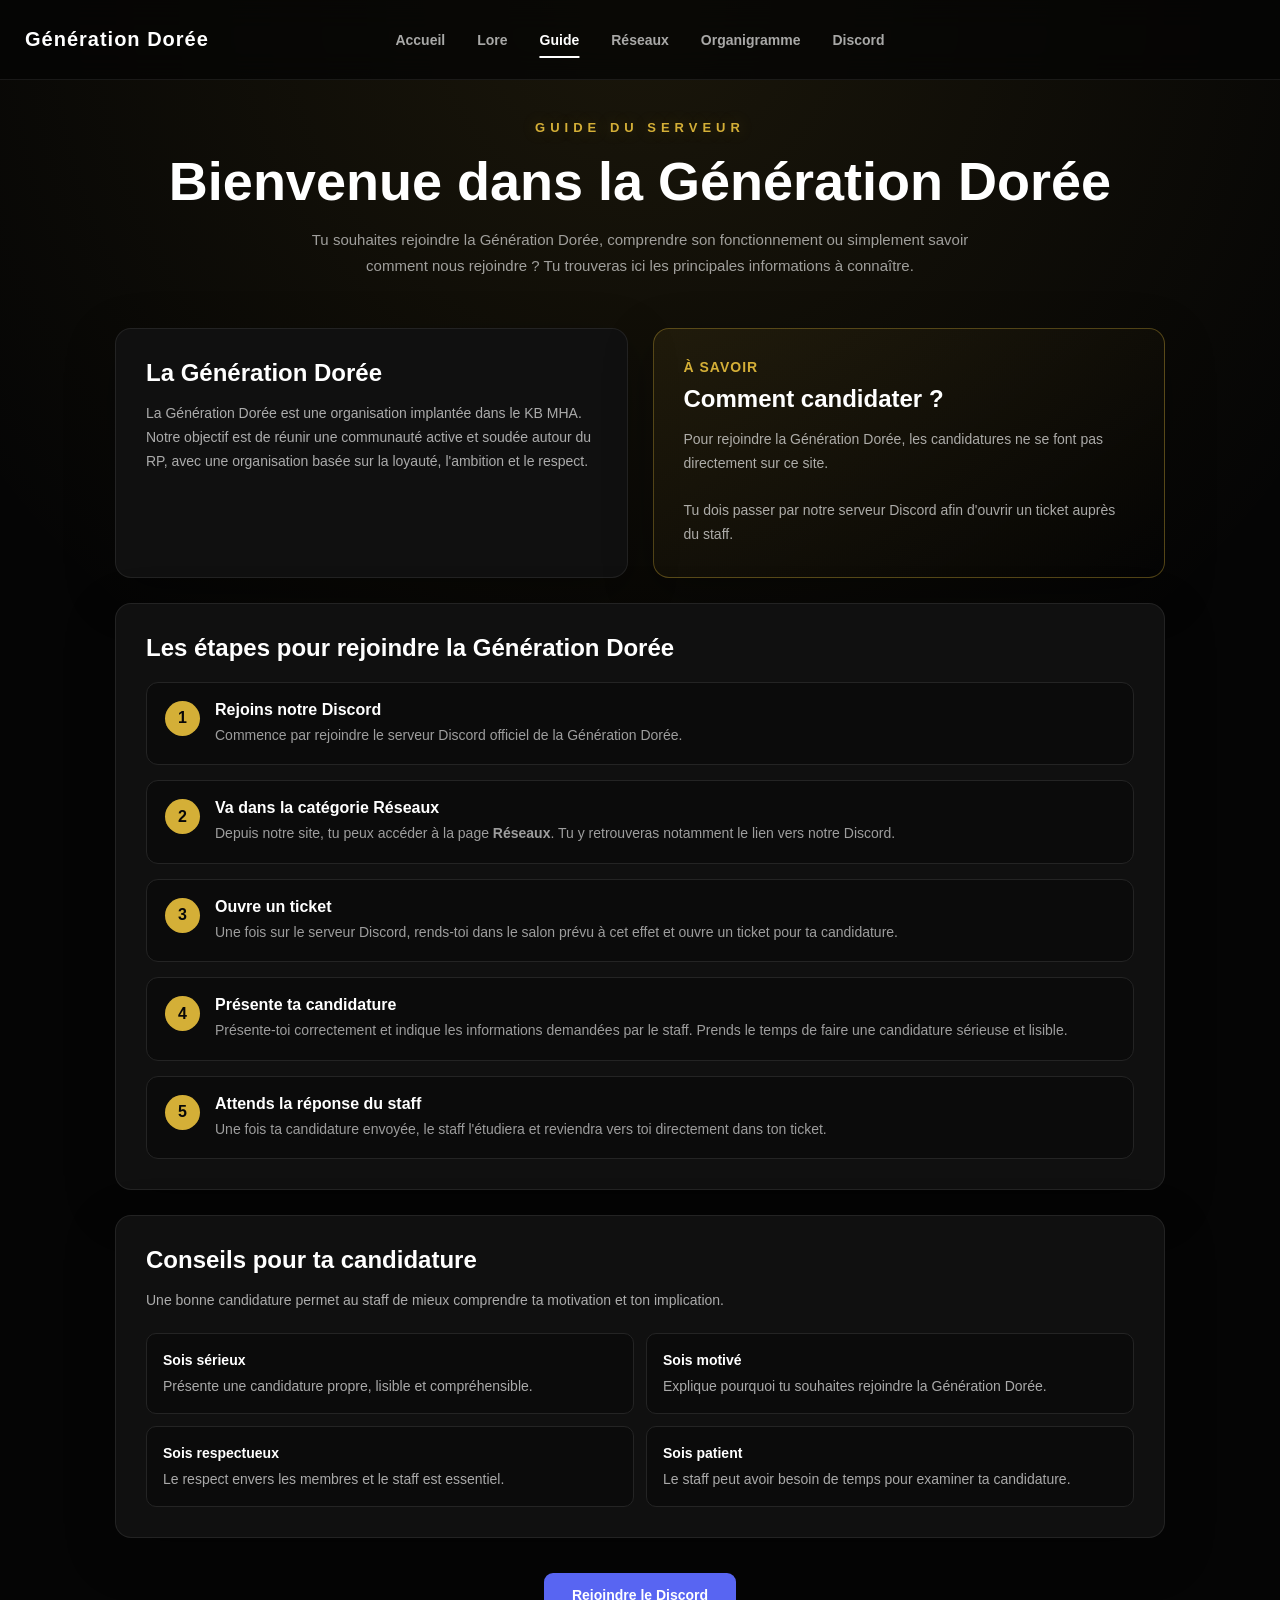
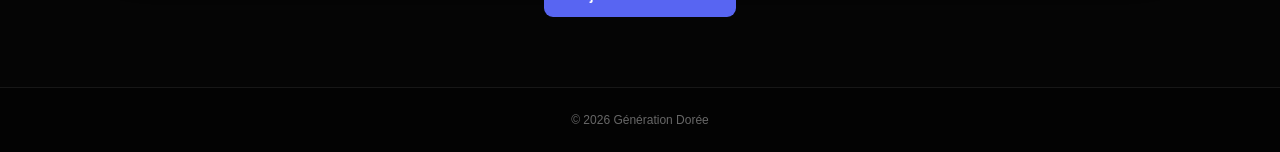
<file: Pages/guide.html>
<!DOCTYPE html>
<html lang="fr">

<head>

    <meta charset="UTF-8">

    <meta
        name="viewport"
        content="width=device-width, initial-scale=1.0"
    >

    <title>Guide du serveur • Génération Dorée</title>

    <link
        rel="stylesheet"
        href="../css/style.css"
    >

    <style>

        /* =====================================================
           PAGE GUIDE
        ===================================================== */

        .guide-page {

            min-height: 100vh;

            padding:
                120px
                30px
                70px;

            background:
                radial-gradient(
                    circle at top center,
                    rgba(212,175,55,0.10),
                    transparent 45%
                ),
                #050505;

        }


        .guide-container {

            width: 100%;

            max-width: 1050px;

            margin: 0 auto;

        }


        /* =====================================================
           HEADER
        ===================================================== */

        .guide-header {

            text-align: center;

            margin-bottom: 50px;

        }


        .guide-header .category {

            margin-bottom: 15px;

        }


        .guide-header h1 {

            margin:
                0
                0
                15px;

            font-size:
                clamp(
                    36px,
                    5vw,
                    54px
                );

            font-weight: 900;

            color: #ffffff;

        }


        .guide-header p {

            max-width: 700px;

            margin: 0 auto;

            color:
                rgba(255,255,255,0.60);

            line-height: 1.7;

            font-size: 15px;

        }


        /* =====================================================
           CARTES
        ===================================================== */

        .guide-grid {

            display: grid;

            grid-template-columns:
                repeat(
                    2,
                    minmax(0, 1fr)
                );

            gap: 25px;

            margin-bottom: 25px;

        }


        .guide-card {

            background:
                #101010;

            border:
                1px solid
                rgba(255,255,255,0.08);

            border-radius: 16px;

            padding: 30px;

            box-shadow:
                0 15px 50px
                rgba(0,0,0,0.30);

        }


        .guide-card.full {

            grid-column:
                1 / -1;

        }


        .guide-card h2 {

            margin:
                0
                0
                15px;

            color:
                #ffffff;

            font-size: 24px;

            font-weight: 900;

        }


        .guide-card p {

            margin:
                0;

            color:
                rgba(255,255,255,0.65);

            line-height: 1.7;

            font-size: 14px;

        }


        /* =====================================================
           ÉTAPES
        ===================================================== */

        .steps {

            display: flex;

            flex-direction: column;

            gap: 15px;

            margin-top: 20px;

        }


        .step {

            display: flex;

            align-items: flex-start;

            gap: 15px;

            padding: 18px;

            border-radius: 12px;

            background:
                #0b0b0b;

            border:
                1px solid
                #242424;

        }


        .step-number {

            width: 35px;

            height: 35px;

            flex-shrink: 0;

            display: flex;

            align-items: center;

            justify-content: center;

            border-radius: 50%;

            background:
                #d4af37;

            color:
                #080808;

            font-weight: 900;

        }


        .step-content h3 {

            margin:
                0
                0
                5px;

            color:
                #ffffff;

            font-size: 16px;

        }


        .step-content p {

            margin: 0;

            color:
                rgba(255,255,255,0.60);

            font-size: 14px;

            line-height: 1.6;

        }


        /* =====================================================
           IMPORTANT
        ===================================================== */

        .important {

            border:
                1px solid
                rgba(212,175,55,0.35);

            background:
                linear-gradient(
                    145deg,
                    rgba(212,175,55,0.08),
                    rgba(0,0,0,0.20)
                );

        }


        .important-title {

            color:
                #d4af37;

            font-weight: 900;

            margin-bottom: 10px;

            font-size: 14px;

            text-transform:
                uppercase;

            letter-spacing:
                1px;

        }


        /* =====================================================
           CONSEILS
        ===================================================== */

        .tips {

            display: grid;

            grid-template-columns:
                repeat(
                    2,
                    minmax(0, 1fr)
                );

            gap: 12px;

            margin-top: 20px;

        }


        .tip {

            padding: 16px;

            border-radius: 10px;

            background:
                #0b0b0b;

            border:
                1px solid
                #242424;

            color:
                rgba(255,255,255,0.65);

            font-size: 14px;

            line-height: 1.5;

        }


        .tip strong {

            display: block;

            color:
                #ffffff;

            margin-bottom: 5px;

        }


        /* =====================================================
           BOUTON DISCORD
        ===================================================== */

        .guide-action {

            text-align: center;

            margin-top: 35px;

        }


        .guide-discord-button {

            display: inline-flex;

            align-items: center;

            justify-content: center;

            padding:
                14px
                28px;

            border-radius: 9px;

            background:
                #5865F2;

            color:
                #ffffff;

            text-decoration: none;

            font-size: 14px;

            font-weight: 900;

            transition:
                0.25s ease;

        }


        .guide-discord-button:hover {

            transform:
                translateY(-3px);

            filter:
                brightness(1.1);

            box-shadow:
                0 10px 30px
                rgba(88,101,242,0.25);

        }


        /* =====================================================
           RESPONSIVE
        ===================================================== */

        @media (max-width: 750px) {

            .guide-page {

                padding:
                    110px
                    15px
                    50px;

            }


            .guide-grid {

                grid-template-columns:
                    1fr;

            }


            .guide-card.full {

                grid-column:
                    auto;

            }


            .tips {

                grid-template-columns:
                    1fr;

            }


            .guide-card {

                padding:
                    25px
                    20px;

            }

        }

    </style>

</head>


<body>


<!-- =========================================================
     NAVIGATION
========================================================= -->

<header class="navbar">

    <div class="navbar-container">


        <a
            href="../index.html"
            class="logo"
        >
            Génération Dorée
        </a>


        <nav class="navigation">


            <a
                href="../index.html"
            >
                Accueil
            </a>


            <a
                href="lore.html"
            >
                Lore
            </a>


            <a
                href="guide.html"
                class="active"
            >
                Guide
            </a>


            <a
                href="tickets.html"
            >
                Réseaux
            </a>


            <a
                href="organigramme.html"
            >
                Organigramme
            </a>


            <a
                href="discord.html"
            >
                Discord
            </a>


        </nav>

    </div>

</header>



<!-- =========================================================
     GUIDE
========================================================= -->

<main class="guide-page">

    <div class="guide-container">


        <!-- =================================================
             HEADER
        ================================================== -->

        <div class="guide-header">


            <div class="category">

                GUIDE DU SERVEUR

            </div>


            <h1>

                Bienvenue dans la Génération Dorée

            </h1>


            <p>

                Tu souhaites rejoindre la Génération Dorée,
                comprendre son fonctionnement ou simplement
                savoir comment nous rejoindre ?
                Tu trouveras ici les principales informations
                à connaître.

            </p>


        </div>



        <!-- =================================================
             INFORMATIONS
        ================================================== -->

        <div class="guide-grid">


            <!-- PRÉSENTATION -->

            <section class="guide-card">

                <h2>
                    La Génération Dorée
                </h2>


                <p>

                    La Génération Dorée est une organisation
                    implantée dans le KB MHA.
                    Notre objectif est de réunir une communauté
                    active et soudée autour du RP, avec une
                    organisation basée sur la loyauté,
                    l'ambition et le respect.

                </p>

            </section>



            <!-- CANDIDATURE -->

            <section class="guide-card important">

                <div class="important-title">
                    À savoir
                </div>


                <h2>
                    Comment candidater ?
                </h2>


                <p>

                    Pour rejoindre la Génération Dorée,
                    les candidatures ne se font pas directement
                    sur ce site.

                    <br><br>

                    Tu dois passer par notre serveur Discord
                    afin d'ouvrir un ticket auprès du staff.

                </p>

            </section>



            <!-- ÉTAPES -->

            <section class="guide-card full">

                <h2>
                    Les étapes pour rejoindre la Génération Dorée
                </h2>


                <div class="steps">


                    <div class="step">

                        <div class="step-number">
                            1
                        </div>


                        <div class="step-content">

                            <h3>
                                Rejoins notre Discord
                            </h3>


                            <p>

                                Commence par rejoindre le serveur
                                Discord officiel de la Génération Dorée.

                            </p>

                        </div>

                    </div>



                    <div class="step">

                        <div class="step-number">
                            2
                        </div>


                        <div class="step-content">

                            <h3>
                                Va dans la catégorie Réseaux
                            </h3>


                            <p>

                                Depuis notre site, tu peux accéder
                                à la page <strong>Réseaux</strong>.
                                Tu y retrouveras notamment le lien
                                vers notre Discord.

                            </p>

                        </div>

                    </div>



                    <div class="step">

                        <div class="step-number">
                            3
                        </div>


                        <div class="step-content">

                            <h3>
                                Ouvre un ticket
                            </h3>


                            <p>

                                Une fois sur le serveur Discord,
                                rends-toi dans le salon prévu à cet
                                effet et ouvre un ticket pour ta
                                candidature.

                            </p>

                        </div>

                    </div>



                    <div class="step">

                        <div class="step-number">
                            4
                        </div>


                        <div class="step-content">

                            <h3>
                                Présente ta candidature
                            </h3>


                            <p>

                                Présente-toi correctement et indique
                                les informations demandées par le
                                staff. Prends le temps de faire une
                                candidature sérieuse et lisible.

                            </p>

                        </div>

                    </div>



                    <div class="step">

                        <div class="step-number">
                            5
                        </div>


                        <div class="step-content">

                            <h3>
                                Attends la réponse du staff
                            </h3>


                            <p>

                                Une fois ta candidature envoyée,
                                le staff l'étudiera et reviendra vers
                                toi directement dans ton ticket.

                            </p>

                        </div>

                    </div>


                </div>

            </section>



            <!-- CONSEILS -->

            <section class="guide-card full">

                <h2>
                    Conseils pour ta candidature
                </h2>


                <p>

                    Une bonne candidature permet au staff de mieux
                    comprendre ta motivation et ton implication.

                </p>


                <div class="tips">


                    <div class="tip">

                        <strong>
                            Sois sérieux
                        </strong>

                        Présente une candidature propre,
                        lisible et compréhensible.

                    </div>


                    <div class="tip">

                        <strong>
                            Sois motivé
                        </strong>

                        Explique pourquoi tu souhaites
                        rejoindre la Génération Dorée.

                    </div>


                    <div class="tip">

                        <strong>
                            Sois respectueux
                        </strong>

                        Le respect envers les membres et le
                        staff est essentiel.

                    </div>


                    <div class="tip">

                        <strong>
                            Sois patient
                        </strong>

                        Le staff peut avoir besoin de temps
                        pour examiner ta candidature.

                    </div>


                </div>

            </section>


        </div>



        <!-- =================================================
             ACTION
        ================================================== -->

        <div class="guide-action">


            <a
                href="https://discord.gg/TjNMVMMwdg"
                target="_blank"
                rel="noopener noreferrer"
                class="guide-discord-button"
            >

                Rejoindre le Discord

            </a>


        </div>


    </div>

</main>



<!-- =========================================================
     FOOTER
========================================================= -->

<footer>

    <p>
        © 2026 Génération Dorée
    </p>

</footer>


</body>

</html>
</file>
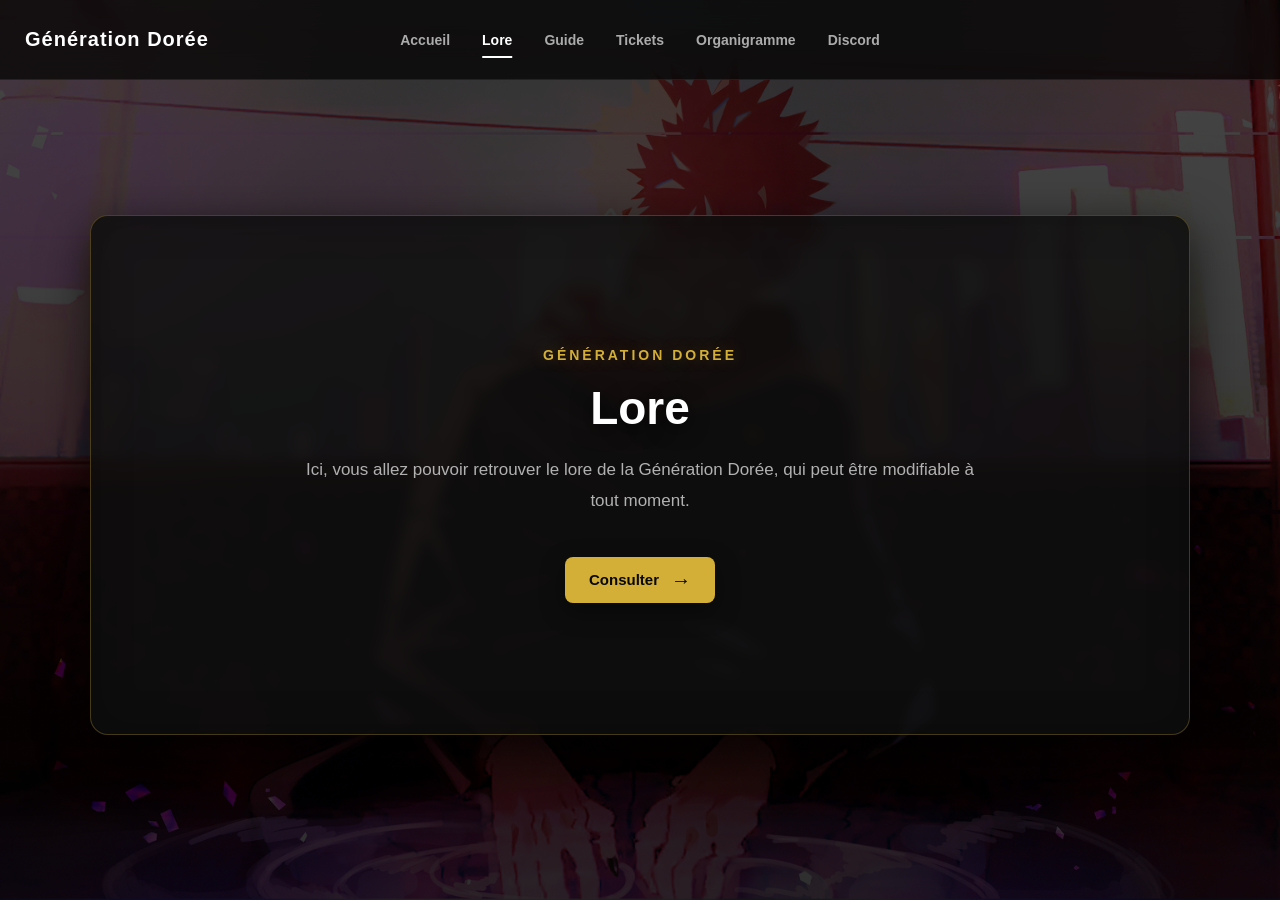
<file: Pages/lore.html>
<!DOCTYPE html>
<html lang="fr">

<head>

    <meta charset="UTF-8">

    <meta
        name="viewport"
        content="width=device-width, initial-scale=1.0"
    >

    <title>Lore - Génération Dorée</title>

    <link
        rel="stylesheet"
        href="../css/style.css"
    >

    <style>

        /* =====================================================
           FOND GLOBAL
        ===================================================== */

        html,
        body {

            margin: 0;
            padding: 0;

            min-height: 100%;

            background: transparent;

        }


        body {

            min-height: 100vh;

            position: relative;

            overflow-x: hidden;

            color: #ffffff;

        }


        /* =====================================================
           FOND JJK FIXE
           TOUJOURS VISIBLE MÊME EN DESCENDANT
        ===================================================== */

        body::before {

            content: "";

            position: fixed;

            top: 0;
            left: 0;

            width: 100vw;
            height: 100vh;

            background-image:

                linear-gradient(
                    rgba(0, 0, 0, 0.70),
                    rgba(0, 0, 0, 0.80)
                ),

                url("../jjk.png");

            background-size: cover;

            background-position: center center;

            background-repeat: no-repeat;

            z-index: -10;

            pointer-events: none;

        }


        /* =====================================================
           COUCHE NOIRE LÉGÈRE
        ===================================================== */

        body::after {

            content: "";

            position: fixed;

            top: 0;
            left: 0;

            width: 100vw;
            height: 100vh;

            background: rgba(0, 0, 0, 0.08);

            z-index: -9;

            pointer-events: none;

        }


        /* =====================================================
           PAGE LORE
        ===================================================== */

        .lore-page {

            min-height: 100vh;

            width: 100%;

            padding:
                130px
                30px
                80px;

            box-sizing: border-box;

            position: relative;

            display: flex;

            justify-content: center;

            align-items: center;

            background: transparent;

        }


        /* =====================================================
           CONTENEUR
        ===================================================== */

        .lore-container {

            width: 100%;

            max-width: 1100px;

            margin: 0 auto;

            position: relative;

            z-index: 2;

        }


        /* =====================================================
           PREMIER CADRE
        ===================================================== */

        .lore-card {

            width: 100%;

            min-height: 520px;

            padding: 60px;

            box-sizing: border-box;

            display: flex;

            flex-direction: column;

            justify-content: center;

            align-items: center;

            text-align: center;

            background:
                rgba(16, 16, 16, 0.82);

            border:
                1px solid
                rgba(212, 175, 55, 0.28);

            border-radius: 18px;

            box-shadow:

                0 15px 50px
                rgba(0, 0, 0, 0.70),

                inset 0 0 40px
                rgba(0, 0, 0, 0.25);

            backdrop-filter:
                blur(6px);

            -webkit-backdrop-filter:
                blur(6px);

            transition:
                0.3s ease;

        }


        .lore-card:hover {

            border-color:
                rgba(212, 175, 55, 0.45);

            box-shadow:

                0 20px 60px
                rgba(0, 0, 0, 0.80),

                inset 0 0 40px
                rgba(0, 0, 0, 0.25);

        }


        /* =====================================================
           PETIT TITRE
        ===================================================== */

        .lore-small-title {

            color: #d4af37;

            font-size: 14px;

            font-weight: bold;

            text-transform: uppercase;

            letter-spacing: 3px;

            margin-bottom: 18px;

            text-shadow:
                0 0 15px
                rgba(212, 175, 55, 0.25);

        }


        /* =====================================================
           TITRE
        ===================================================== */

        .lore-card h1 {

            margin:
                0 0 20px;

            color: #ffffff;

            font-size: 46px;

            font-weight: 900;

            text-shadow:
                0 4px 20px
                rgba(0, 0, 0, 0.80);

        }


        /* =====================================================
           INTRO
        ===================================================== */

        .lore-intro {

            max-width: 700px;

            margin:
                0 auto 40px;

            color:
                rgba(255, 255, 255, 0.68);

            font-size: 17px;

            line-height: 1.8;

        }


        /* =====================================================
           BOUTON CONSULTER
        ===================================================== */

        .lore-button {

            display: inline-flex;

            align-items: center;

            justify-content: center;

            gap: 12px;

            padding:
                13px 24px;

            background: #d4af37;

            color: #080808;

            border: none;

            border-radius: 8px;

            font-size: 15px;

            font-weight: bold;

            cursor: pointer;

            transition:
                0.2s ease;

            box-shadow:
                0 8px 25px
                rgba(0, 0, 0, 0.40);

        }


        .lore-button:hover {

            transform:
                translateY(-3px);

            filter:
                brightness(1.10);

            box-shadow:
                0 12px 30px
                rgba(0, 0, 0, 0.55);

        }


        .lore-arrow {

            font-size: 20px;

            line-height: 1;

        }


        /* =====================================================
           GRAND CADRE DU LORE
        ===================================================== */

        .lore-content {

            display: none;

            width: 100%;

            padding: 55px;

            box-sizing: border-box;

            background:
                rgba(16, 16, 16, 0.88);

            border:
                1px solid
                rgba(212, 175, 55, 0.28);

            border-radius: 18px;

            box-shadow:

                0 15px 50px
                rgba(0, 0, 0, 0.70),

                inset 0 0 40px
                rgba(0, 0, 0, 0.25);

            backdrop-filter:
                blur(7px);

            -webkit-backdrop-filter:
                blur(7px);

            animation:
                loreAppear
                0.3s ease;

        }


        .lore-content.active {

            display: block;

        }


        /* =====================================================
           ANIMATION
        ===================================================== */

        @keyframes loreAppear {

            from {

                opacity: 0;

                transform:
                    translateY(15px);

            }

            to {

                opacity: 1;

                transform:
                    translateY(0);

            }

        }


        /* =====================================================
           TITRE DU LORE
        ===================================================== */

        .lore-content-header {

            text-align: center;

            margin-bottom: 45px;

        }


        .lore-content-header h2 {

            margin: 0;

            color: #ffffff;

            font-size: 42px;

            font-weight: 900;

            text-shadow:
                0 4px 20px
                rgba(0, 0, 0, 0.80);

        }


        /* =====================================================
           CONTENU
        ===================================================== */

        .lore-content-body {

            max-width: 900px;

            margin: 0 auto;

        }


        .lore-content-body h3 {

            margin:
                0 0 30px;

            color: #d4af37;

            font-size: 30px;

            font-weight: 800;

            text-shadow:
                0 0 15px
                rgba(212, 175, 55, 0.20);

        }


        .lore-content-body p {

            margin:
                0 0 25px;

            color:
                rgba(255, 255, 255, 0.78);

            font-size: 17px;

            line-height: 1.9;

        }


        /* =====================================================
           BOUTON RETOUR
        ===================================================== */

        .lore-back-container {

            display: flex;

            justify-content: center;

            margin-top: 45px;

        }


        .lore-back {

            padding:
                12px 24px;

            background:
                rgba(26, 26, 26, 0.90);

            border:
                1px solid
                rgba(255, 255, 255, 0.15);

            border-radius: 8px;

            color: #ffffff;

            cursor: pointer;

            font-size: 14px;

            transition:
                0.2s ease;

            box-shadow:
                0 6px 20px
                rgba(0, 0, 0, 0.30);

        }


        .lore-back:hover {

            background:
                rgba(37, 37, 37, 0.95);

            border-color:
                rgba(212, 175, 55, 0.35);

            transform:
                translateY(-2px);

        }


        /* =====================================================
           RESPONSIVE
        ===================================================== */

        @media (max-width: 700px) {

            .lore-page {

                min-height: 100vh;

                padding:
                    120px
                    15px
                    50px;

                align-items:
                    flex-start;

            }


            .lore-card {

                min-height: 450px;

                padding:
                    35px 25px;

                border-radius: 14px;

            }


            .lore-card h1 {

                font-size: 36px;

            }


            .lore-intro {

                font-size: 15px;

            }


            .lore-content {

                padding:
                    35px 25px;

                border-radius: 14px;

            }


            .lore-content-header h2 {

                font-size: 34px;

            }


            .lore-content-body h3 {

                font-size: 25px;

            }


            .lore-content-body p {

                font-size: 15px;

                line-height: 1.8;

            }

        }

    </style>

</head>


<body>


    <!-- =====================================================
         NAVIGATION
    ===================================================== -->

    <header class="navbar">

        <div class="navbar-container">

            <a
                href="../index.html"
                class="logo"
            >
                Génération Dorée
            </a>


            <nav class="navigation">

                <a href="../index.html">
                    Accueil
                </a>


                <a
                    href="lore.html"
                    class="active"
                >
                    Lore
                </a>


                <a href="guide.html">
                    Guide
                </a>


                <a href="tickets.html">
                    Tickets
                </a>


                <a href="organigramme.html">
                    Organigramme
                </a>


                <a href="discord.html">
                    Discord
                </a>

            </nav>

        </div>

    </header>


    <!-- =====================================================
         PAGE LORE
    ===================================================== -->

    <main class="lore-page">

        <div class="lore-container">


            <!-- =================================================
                 PREMIER CADRE
            ================================================= -->

            <section
                class="lore-card"
                id="loreIntro"
            >

                <div class="lore-small-title">

                    Génération Dorée

                </div>


                <h1>

                    Lore

                </h1>


                <p class="lore-intro">

                    Ici, vous allez pouvoir retrouver le lore de la
                    Génération Dorée, qui peut être modifiable à tout moment.

                </p>


                <button
                    class="lore-button"
                    onclick="openLore()"
                >

                    Consulter

                    <span class="lore-arrow">
                        →
                    </span>

                </button>

            </section>


            <!-- =================================================
                 GRAND CADRE DU LORE
            ================================================= -->

            <section
                class="lore-content"
                id="loreContent"
            >

                <div class="lore-content-header">

                    <h2>
                        Lore
                    </h2>

                </div>


                <div class="lore-content-body">

                    <h3>
                        « Génération Dorée »
                    </h3>


                    <p>

                        La Génération Dorée est née d'une conviction simple :
                        les anciennes générations ont échoué. Héros, vilains
                        et organisations ont tous tenté d'imposer leur vision
                        du monde sans jamais réellement parvenir à le changer.

                    </p>


                    <p>

                        Ceux qui composent cette alliance refusent de suivre
                        leurs traces. Ils veulent dépasser tout ce qui existe
                        actuellement et placer leurs propres idéaux au centre
                        de la société.

                    </p>


                    <p>

                        Ils ne cherchent pas à devenir une simple organisation
                        de vilains. Ils veulent devenir la génération qui
                        changera définitivement l'équilibre des forces.

                    </p>


                    <p>

                        Leur objectif est clair : prendre leur place sur la
                        scène mondiale, surpasser leurs prédécesseurs et faire
                        de leurs idéaux la nouvelle norme.

                    </p>

                </div>


                <div class="lore-back-container">

                    <button
                        class="lore-back"
                        onclick="closeLore()"
                    >

                        ← Retour

                    </button>

                </div>

            </section>

        </div>

    </main>


    <!-- =====================================================
         JAVASCRIPT
    ===================================================== -->

    <script>

        function openLore() {

            document
                .getElementById("loreIntro")
                .style.display = "none";


            document
                .getElementById("loreContent")
                .classList.add("active");


            window.scrollTo({

                top: 0,

                behavior: "smooth"

            });

        }


        function closeLore() {

            document
                .getElementById("loreContent")
                .classList.remove("active");


            document
                .getElementById("loreIntro")
                .style.display = "flex";


            window.scrollTo({

                top: 0,

                behavior: "smooth"

            });

        }

    </script>


</body>

</html>
</file>
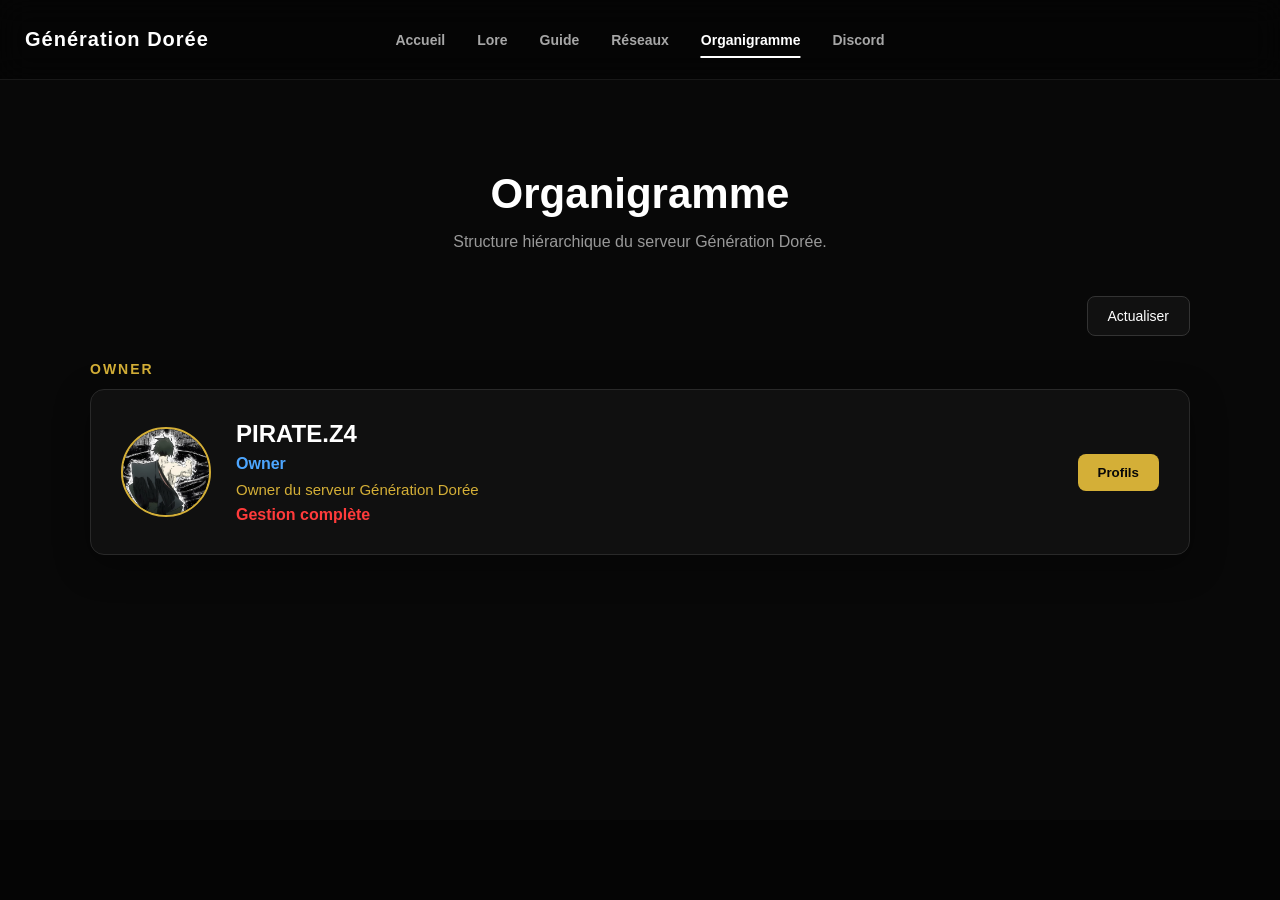
<file: Pages/organigramme.html>
<!DOCTYPE html>
<html lang="fr">

<head>

    <meta charset="UTF-8">

    <meta
        name="viewport"
        content="width=device-width, initial-scale=1.0"
    >

    <title>Organigramme - Génération Dorée</title>

    <link
        rel="stylesheet"
        href="../css/style.css"
    >

    <style>

        /* ================================
           ORGANIGRAMME
        ================================= */

        .organigramme-page {

            min-height:
                calc(100vh - 80px);

            padding:
                110px 30px 60px;

            background:
                #080808;

        }


        .organigramme-container {

            max-width:
                1100px;

            margin:
                0 auto;

        }


        .organigramme-header {

            text-align:
                center;

            margin-bottom:
                45px;

            padding-top:
                60px;

        }


        .organigramme-header h1 {

            margin:
                0 0 15px;

            font-size:
                42px;

            color:
                #ffffff;

        }


        .organigramme-header p {

            margin:
                0;

            color:
                #999;

            font-size:
                16px;

        }


        /* ================================
           BOUTON ACTUALISER
        ================================= */

        .refresh-container {

            display:
                flex;

            justify-content:
                flex-end;

            margin-bottom:
                25px;

        }


        .refresh-button {

            border:
                1px solid #333;

            background:
                #111;

            color:
                #fff;

            padding:
                11px 20px;

            border-radius:
                8px;

            cursor:
                pointer;

            font-size:
                14px;

            transition:
                0.2s ease;

        }


        .refresh-button:hover {

            background:
                #1c1c1c;

            border-color:
                #555;

        }


        /* ================================
           OWNER
        ================================= */

        .rank-title {

            color:
                #d4af37;

            font-size:
                14px;

            font-weight:
                bold;

            text-transform:
                uppercase;

            letter-spacing:
                2px;

            margin-bottom:
                12px;

        }


        .owner-card {

            position:
                relative;

            background:
                #101010;

            border:
                1px solid #292929;

            border-radius:
                14px;

            padding:
                30px;

            display:
                flex;

            align-items:
                center;

            gap:
                25px;

            box-shadow:
                0 10px 35px
                rgba(0, 0, 0, 0.35);

        }


        .owner-image {

            width:
                90px;

            height:
                90px;

            flex-shrink:
                0;

            border-radius:
                50%;

            overflow:
                hidden;

            border:
                2px solid #d4af37;

            background:
                #1a1a1a;

        }


        .owner-image img {

            width:
                100%;

            height:
                100%;

            object-fit:
                cover;

        }


        .owner-info {

            flex:
                1;

        }


        .owner-info h2 {

            margin:
                0 0 7px;

            color:
                #ffffff;

            font-size:
                24px;

        }


        .owner-role {

            margin-bottom:
                8px;

            color:
                #4da6ff;

            font-weight:
                bold;

        }


        .owner-description {

            margin:
                0;

            color:
                #d4af37;

            font-size:
                15px;

        }


        .owner-management {

            margin-top:
                8px;

            color:
                #ff3b3b;

            font-weight:
                bold;

        }


        /* ================================
           PROFILS
        ================================= */

        .profile-button {

            background:
                #d4af37;

            color:
                #080808;

            border:
                none;

            padding:
                11px 20px;

            border-radius:
                8px;

            cursor:
                pointer;

            font-weight:
                bold;

            transition:
                0.2s ease;

        }


        .profile-button:hover {

            transform:
                translateY(-1px);

            filter:
                brightness(1.1);

        }


        /* ================================
           FENÊTRE PROFIL
        ================================= */

        .profile-overlay {

            position:
                fixed;

            inset:
                0;

            background:
                rgba(0, 0, 0, 0.75);

            display:
                none;

            justify-content:
                center;

            align-items:
                center;

            padding:
                20px;

            z-index:
                9999;

        }


        .profile-overlay.active {

            display:
                flex;

        }


        .profile-modal {

            width:
                100%;

            max-width:
                450px;

            background:
                #111;

            border:
                1px solid #333;

            border-radius:
                16px;

            padding:
                30px;

            box-shadow:
                0 20px 70px
                rgba(0, 0, 0, 0.6);

            position:
                relative;

        }


        .profile-modal-title {

            color:
                #ffffff;

            font-size:
                23px;

            margin:
                0 0 25px;

        }


        .profile-modal h3 {

            margin:
                0 0 8px;

            color:
                #ffffff;

            font-size:
                25px;

        }


        .modal-role {

            color:
                #4da6ff;

            font-weight:
                bold;

            margin-bottom:
                12px;

        }


        .modal-description {

            color:
                #d4af37;

            margin-bottom:
                8px;

        }


        .modal-management {

            color:
                #ff3b3b;

            font-weight:
                bold;

            margin-bottom:
                25px;

        }


        .profile-line {

            border-top:
                1px solid #292929;

            padding:
                15px 0;

        }


        .profile-label {

            display:
                block;

            color:
                #888;

            font-size:
                13px;

            margin-bottom:
                5px;

        }


        .profile-value {

            color:
                #ffffff;

            font-size:
                15px;

        }


        .status {

            display:
                inline-flex;

            align-items:
                center;

            gap:
                7px;

        }


        .status-dot {

            width:
                7px;

            height:
                7px;

            background:
                #e53935;

            border-radius:
                50%;

            display:
                inline-block;

        }


        /* ================================
           FERMER
        ================================= */

        .close-button {

            width:
                100%;

            margin-top:
                20px;

            padding:
                12px;

            border-radius:
                8px;

            border:
                1px solid #333;

            background:
                #1a1a1a;

            color:
                #ffffff;

            cursor:
                pointer;

            transition:
                0.2s ease;

        }


        .close-button:hover {

            background:
                #252525;

        }


        /* ================================
           RESPONSIVE
        ================================= */

        @media (max-width: 700px) {

            .organigramme-page {

                padding:
                    90px 15px 40px;

            }


            .organigramme-header {

                padding-top:
                    40px;

            }


            .organigramme-header h1 {

                font-size:
                    32px;

            }


            .owner-card {

                flex-direction:
                    column;

                text-align:
                    center;

            }


            .profile-button {

                width:
                    100%;

            }

        }

    </style>

</head>


<body>


    <!-- ================================
         NAVIGATION
    ================================= -->

    <header class="navbar">

        <div class="navbar-container">


            <a
                href="../index.html"
                class="logo"
            >
                Génération Dorée
            </a>


            <nav class="navigation">


                <a href="../index.html">
                    Accueil
                </a>


                <a href="lore.html">
                    Lore
                </a>


                <a href="guide.html">
                    Guide
                </a>


                <!-- RÉSEAUX -->

                <a href="tickets.html">
                    Réseaux
                </a>


                <a
                    href="organigramme.html"
                    class="active"
                >
                    Organigramme
                </a>


                <a href="discord.html">
                    Discord
                </a>


            </nav>

        </div>

    </header>



    <!-- ================================
         ORGANIGRAMME
    ================================= -->

    <main class="organigramme-page">

        <div class="organigramme-container">


            <div class="organigramme-header">

                <h1>
                    Organigramme
                </h1>

                <p>
                    Structure hiérarchique du serveur Génération Dorée.
                </p>

            </div>



            <!-- ACTUALISER -->

            <div class="refresh-container">

                <button
                    class="refresh-button"
                    onclick="location.reload()"
                >
                    Actualiser
                </button>

            </div>



            <!-- OWNER -->

            <div class="rank-title">
                Owner
            </div>


            <div class="owner-card">


                <div class="owner-image">

                    <img
                        src="../assets/images/image-generation-doree.png"
                        alt="PIRATE.Z4"
                    >

                </div>



                <div class="owner-info">

                    <h2>
                        PIRATE.Z4
                    </h2>


                    <div class="owner-role">
                        Owner
                    </div>


                    <p class="owner-description">
                        Owner du serveur Génération Dorée
                    </p>


                    <div class="owner-management">
                        Gestion complète
                    </div>

                </div>



                <button
                    class="profile-button"
                    onclick="openProfile()"
                >
                    Profils
                </button>


            </div>


        </div>

    </main>



    <!-- ================================
         PROFIL DETAILLE
    ================================= -->

    <div
        class="profile-overlay"
        id="profileOverlay"
    >

        <div class="profile-modal">


            <h2 class="profile-modal-title">
                Profil détaillé®
            </h2>


            <h3>
                PIRATE.Z4
            </h3>


            <div class="modal-role">
                Owner
            </div>


            <div class="modal-description">
                Owner du serveur Génération Dorée
            </div>


            <div class="modal-management">
                Gestion complète
            </div>



            <div class="profile-line">

                <span class="profile-label">
                    Discord
                </span>


                <span class="profile-value">
                    989585726662398032
                </span>

            </div>



            <div class="profile-line">

                <span class="profile-label">
                    Statut
                </span>


                <span class="profile-value status">

                    <span class="status-dot"></span>

                    Ne pas déranger

                </span>

            </div>



            <button
                class="close-button"
                onclick="closeProfile()"
            >
                Fermer
            </button>


        </div>

    </div>



    <!-- ================================
         JAVASCRIPT
    ================================= -->

    <script>

        function openProfile() {

            document
                .getElementById("profileOverlay")
                .classList.add("active");

        }


        function closeProfile() {

            document
                .getElementById("profileOverlay")
                .classList.remove("active");

        }


        document
            .getElementById("profileOverlay")
            .addEventListener(
                "click",
                function(event) {

                    if (
                        event.target === this
                    ) {

                        closeProfile();

                    }

                }
            );

    </script>


</body>

</html>
</file>
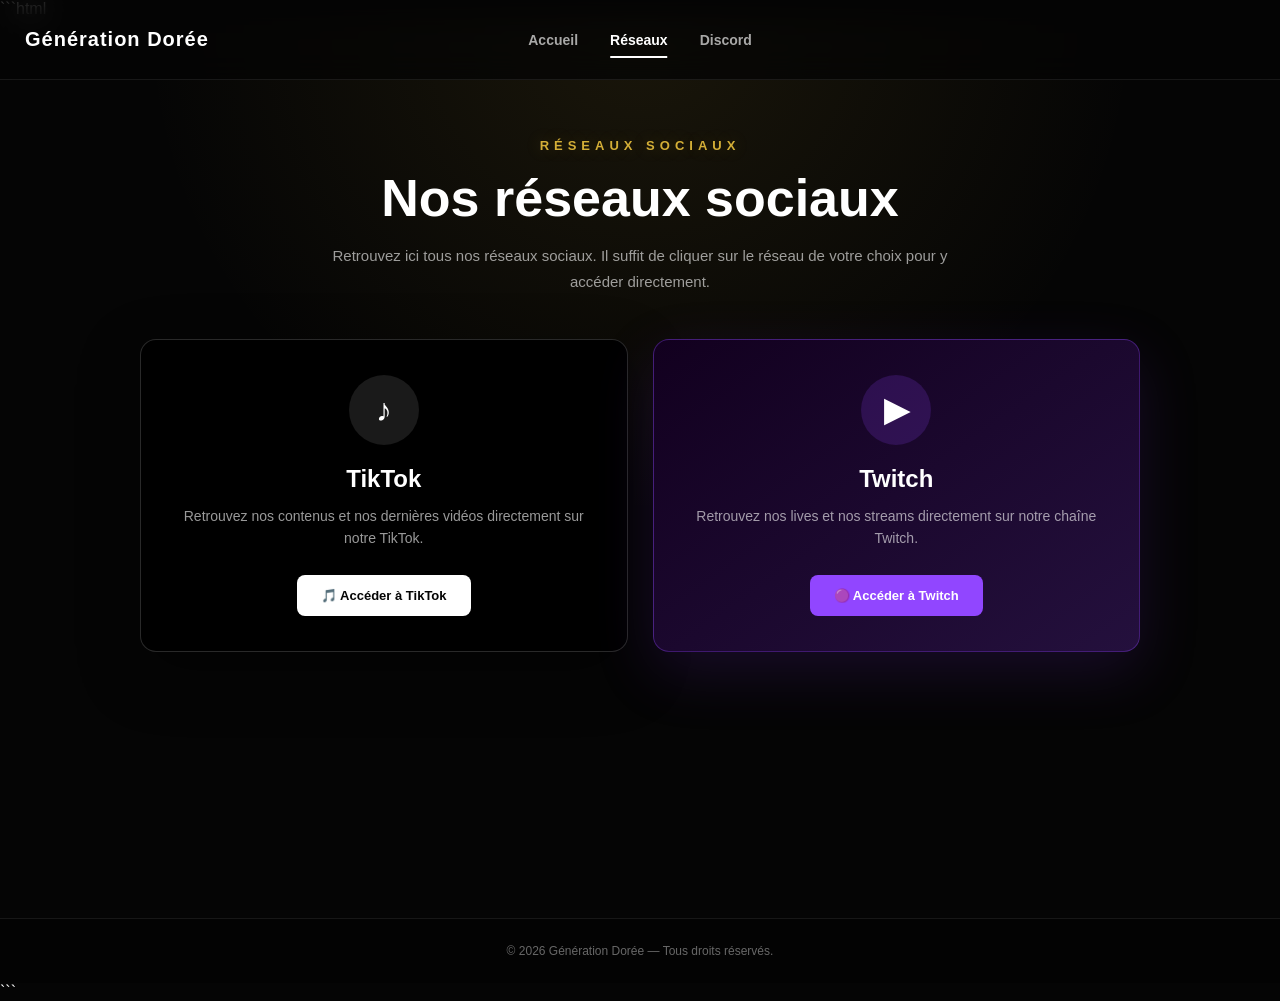
<file: Pages/tickets.html>
```html
<!DOCTYPE html>
<html lang="fr">

<head>

    <meta charset="UTF-8">

    <meta
        name="viewport"
        content="width=device-width, initial-scale=1.0"
    >

    <title>Réseaux sociaux • Génération Dorée</title>

    <link
        rel="stylesheet"
        href="../css/style.css"
    >

    <style>

        .social-page {

            min-height: 100vh;

            padding:
                120px
                30px
                70px;

            background:
                radial-gradient(
                    circle at top center,
                    rgba(212,175,55,0.10),
                    transparent 45%
                ),
                #050505;

        }


        .social-container {

            width: 100%;
            max-width: 1000px;
            margin: 0 auto;

        }


        .social-header {

            text-align: center;

            margin-bottom: 45px;

        }


        .social-header .category {

            margin-bottom: 15px;

        }


        .social-header h1 {

            font-size:
                clamp(
                    34px,
                    5vw,
                    52px
                );

            font-weight: 900;

            margin-bottom: 15px;

        }


        .social-header p {

            max-width: 650px;

            margin: auto;

            color:
                rgba(255,255,255,0.60);

            line-height: 1.7;

            font-size: 15px;

        }


        .social-grid {

            display: grid;

            grid-template-columns:
                repeat(
                    2,
                    minmax(0, 1fr)
                );

            gap: 25px;

        }


        .social-card {

            min-height: 260px;

            padding: 35px;

            border-radius: 16px;

            display: flex;

            flex-direction: column;

            align-items: center;

            justify-content: center;

            text-align: center;

            box-sizing: border-box;

            transition:
                transform 0.25s,
                border-color 0.25s,
                box-shadow 0.25s;

        }


        .social-card:hover {

            transform:
                translateY(-6px);

        }


        /* =========================
           TIKTOK
        ========================= */

        .tiktok-card {

            background:
                #000000;

            border:
                1px solid
                rgba(255,255,255,0.16);

            box-shadow:
                0 20px 60px
                rgba(0,0,0,0.40);

        }


        .tiktok-card:hover {

            border-color:
                rgba(255,255,255,0.40);

        }


        /* =========================
           TWITCH
        ========================= */

        .twitch-card {

            background:
                linear-gradient(
                    145deg,
                    #12001f,
                    #24103d
                );

            border:
                1px solid
                rgba(145,70,255,0.35);

            box-shadow:
                0 20px 60px
                rgba(100,40,180,0.20);

        }


        .twitch-card:hover {

            border-color:
                rgba(145,70,255,0.70);

        }


        .social-icon {

            width: 70px;

            height: 70px;

            display: flex;

            align-items: center;

            justify-content: center;

            border-radius: 50%;

            margin-bottom: 20px;

            font-size: 32px;

            font-weight: 900;

        }


        .tiktok-icon {

            background:
                rgba(255,255,255,0.10);

        }


        .twitch-icon {

            background:
                rgba(145,70,255,0.18);

        }


        .social-card h2 {

            margin:
                0
                0
                12px;

            font-size: 24px;

            font-weight: 900;

        }


        .social-card p {

            margin:
                0
                0
                25px;

            max-width: 400px;

            color:
                rgba(255,255,255,0.60);

            line-height: 1.6;

            font-size: 14px;

        }


        .social-button {

            display: inline-flex;

            align-items: center;

            justify-content: center;

            padding:
                13px
                24px;

            border-radius: 8px;

            text-decoration: none;

            font-size: 13px;

            font-weight: 800;

            transition:
                0.25s;

        }


        .tiktok-button {

            background:
                white;

            color:
                #050505;

        }


        .tiktok-button:hover {

            background:
                #d4af37;

            transform:
                translateY(-2px);

        }


        .twitch-button {

            background:
                #9146ff;

            color:
                white;

        }


        .twitch-button:hover {

            background:
                #a970ff;

            transform:
                translateY(-2px);

        }


        @media (max-width: 700px) {

            .social-page {

                padding:
                    120px
                    15px
                    50px;

            }


            .social-grid {

                grid-template-columns:
                    1fr;

            }


            .social-card {

                min-height:
                    240px;

                padding:
                    28px
                    20px;

            }

        }

    </style>

</head>


<body>


<!-- =========================================================
     NAVBAR
========================================================= -->

<header class="navbar">

    <div class="navbar-container">

        <a
            href="../index.html"
            class="logo"
        >
            Génération Dorée
        </a>


        <nav class="navigation">

            <a href="../index.html">
                Accueil
            </a>


            <a
                href="tickets.html"
                class="active"
            >
                Réseaux
            </a>


            <a href="discord.html">
                Discord
            </a>

        </nav>

    </div>

</header>


<!-- =========================================================
     PAGE RÉSEAUX SOCIAUX
========================================================= -->

<main class="social-page">

    <div class="social-container">


        <div class="social-header">

            <div class="category">
                RÉSEAUX SOCIAUX
            </div>


            <h1>
                Nos réseaux sociaux
            </h1>


            <p>
                Retrouvez ici tous nos réseaux sociaux.
                Il suffit de cliquer sur le réseau de votre
                choix pour y accéder directement.
            </p>

        </div>


        <div class="social-grid">


            <!-- =================================================
                 TIKTOK
            ================================================== -->

            <div class="social-card tiktok-card">

                <div class="social-icon tiktok-icon">
                    ♪
                </div>


                <h2>
                    TikTok
                </h2>


                <p>
                    Retrouvez nos contenus et nos dernières
                    vidéos directement sur notre TikTok.
                </p>


                <a
                    href="https://www.tiktok.com/@pirate.p4"
                    target="_blank"
                    rel="noopener noreferrer"
                    class="social-button tiktok-button"
                >
                    🎵 Accéder à TikTok
                </a>

            </div>


            <!-- =================================================
                 TWITCH
            ================================================== -->

            <div class="social-card twitch-card">

                <div class="social-icon twitch-icon">
                    ▶
                </div>


                <h2>
                    Twitch
                </h2>


                <p>
                    Retrouvez nos lives et nos streams
                    directement sur notre chaîne Twitch.
                </p>


                <a
                    href="https://www.twitch.tv/pirate_z4"
                    target="_blank"
                    rel="noopener noreferrer"
                    class="social-button twitch-button"
                >
                    🟣 Accéder à Twitch
                </a>

            </div>


        </div>

    </div>

</main>


<!-- =========================================================
     FOOTER
========================================================= -->

<footer>

    © 2026 Génération Dorée — Tous droits réservés.

</footer>


</body>

</html>
```
</file>
<file: css/style.css>
/* ==========================================
   RESET
========================================== */

* {
    margin: 0;
    padding: 0;
    box-sizing: border-box;
}

html {
    scroll-behavior: smooth;
}

body {
    min-height: 100vh;

    font-family:
        Arial,
        Helvetica,
        sans-serif;

    background: #050505;

    color: #ffffff;

    overflow-x: hidden;
}

button,
input,
textarea,
select {
    font-family: inherit;
}


/* ==========================================
   NAVBAR
========================================== */

.navbar {
    position: fixed;

    top: 0;
    left: 0;

    width: 100%;

    height: 80px;

    z-index: 1000;

    background:
        rgba(5, 5, 5, 0.75);

    backdrop-filter:
        blur(15px);

    border-bottom:
        1px solid rgba(255, 255, 255, 0.08);
}

.navbar-container {
    position: relative;

    width: 100%;

    height: 100%;

    margin: auto;

    padding: 0 25px;

    display: flex;

    align-items: center;
}


/* ==========================================
   NOM DU SITE
========================================== */

.logo {
    color: #ffffff;

    text-decoration: none;

    font-size: 20px;

    font-weight: 800;

    letter-spacing: 1px;

    transition: 0.3s;

    margin-right: auto;
}

.logo:hover {
    opacity: 0.7;
}


/* ==========================================
   NAVIGATION CENTRÉE
========================================== */

.navigation {
    position: absolute;

    left: 50%;

    transform: translateX(-50%);

    display: flex;

    align-items: center;

    gap: 32px;
}

.navigation a {
    position: relative;

    color:
        rgba(255, 255, 255, 0.65);

    text-decoration: none;

    font-size: 14px;

    font-weight: 600;

    transition: 0.3s;
}

.navigation a:hover {
    color: white;
}

.navigation a.active {
    color: white;
}

.navigation a.active::after {
    content: "";

    position: absolute;

    left: 0;

    bottom: -10px;

    width: 100%;

    height: 2px;

    background: white;
}


/* ==========================================
   HERO
========================================== */

.hero {
    position: relative;

    min-height: 100vh;

    width: 100%;

    display: flex;

    align-items: center;

    justify-content: center;

    text-align: center;

    padding:
        120px 30px 80px;

    overflow: hidden;
}


/* ==========================================
   IMAGE DE FOND
========================================== */

.hero-background {
    position: absolute;

    inset: 0;

    background-image:
        url("../assets/images/fond-jjk.jpg");

    background-size: cover;

    background-position: center;

    background-repeat: no-repeat;

    transform: scale(1.03);

    z-index: 0;
}


/* ==========================================
   OVERLAY
========================================== */

.hero-overlay {
    position: absolute;

    inset: 0;

    z-index: 1;

    background:
        linear-gradient(
            90deg,
            rgba(0, 0, 0, 0.92),
            rgba(0, 0, 0, 0.55),
            rgba(0, 0, 0, 0.90)
        );
}


/* ==========================================
   CONTENU HERO
========================================== */

.hero-content {
    position: relative;

    z-index: 2;

    width: 100%;

    max-width: 900px;

    animation:
        fadeIn 1s ease;
}


/* ==========================================
   PETIT TITRE DORÉ
========================================== */

.category {
    margin-bottom: 20px;

    font-size: 13px;

    font-weight: 800;

    letter-spacing: 5px;

    color: #d4af37;

    text-shadow:
        0 0 15px rgba(212, 175, 55, 0.25);
}


/* ==========================================
   TITRE PRINCIPAL
========================================== */

.hero h1 {
    font-size:
        clamp(38px, 5vw, 62px);

    line-height: 1;

    font-weight: 900;

    letter-spacing: -1px;

    text-transform: uppercase;

    margin-bottom: 25px;

    color: #ffffff;
}


/* ==========================================
   SOUS TITRE
========================================== */

.location {
    font-size: 21px;

    font-weight: 600;

    color:
        rgba(255, 255, 255, 0.82);

    margin-bottom: 25px;
}


/* ==========================================
   DESCRIPTION
========================================== */

.description {
    max-width: 650px;

    margin:
        0 auto 40px;

    font-size: 16px;

    line-height: 1.8;

    color:
        rgba(255, 255, 255, 0.65);
}


/* ==========================================
   STATISTIQUES
========================================== */

.statistics {
    display: flex;

    justify-content: center;

    align-items: center;

    gap: 80px;

    margin-bottom: 42px;
}

.stat {
    display: flex;

    flex-direction: column;

    align-items: center;

    gap: 8px;
}

.stat strong {
    font-size: 28px;

    font-weight: 900;

    color: white;
}

.stat span {
    font-size: 11px;

    text-transform: uppercase;

    letter-spacing: 1.5px;

    color:
        rgba(255, 255, 255, 0.50);
}


/* ==========================================
   BOUTONS
========================================== */

.hero-buttons {
    display: flex;

    justify-content: center;

    gap: 15px;
}

.button {
    min-width: 185px;

    padding:
        15px 28px;

    display: inline-flex;

    align-items: center;

    justify-content: center;

    border-radius: 6px;

    text-decoration: none;

    font-size: 14px;

    font-weight: 800;

    transition: 0.3s;
}


/* ==========================================
   BOUTON PRINCIPAL
========================================== */

.button.primary {
    background: white;

    color: black;

    border:
        1px solid white;
}

.button.primary:hover {
    background: transparent;

    color: white;

    transform:
        translateY(-3px);
}


/* ==========================================
   BOUTON SECONDAIRE
========================================== */

.button.secondary {
    color: white;

    background:
        rgba(255, 255, 255, 0.05);

    border:
        1px solid rgba(255, 255, 255, 0.25);

    backdrop-filter:
        blur(10px);
}

.button.secondary:hover {
    background:
        rgba(255, 255, 255, 0.12);

    transform:
        translateY(-3px);
}


/* ==========================================
   FOOTER
========================================== */

footer {
    padding:
        25px;

    text-align: center;

    background: #030303;

    border-top:
        1px solid rgba(255, 255, 255, 0.08);

    color:
        rgba(255, 255, 255, 0.4);

    font-size: 12px;
}


/* ==========================================
   ANIMATION
========================================== */

@keyframes fadeIn {
    from {
        opacity: 0;

        transform:
            translateY(25px);
    }

    to {
        opacity: 1;

        transform:
            translateY(0);
    }
}


/* ==========================================
   PAGE DISCORD
========================================== */

.discord-page {
    min-height: 100vh;

    padding:
        130px 50px 80px;

    background:
        radial-gradient(
            circle at top center,
            rgba(212, 175, 55, 0.10),
            transparent 45%
        ),
        #050505;

    display: flex;

    align-items: center;

    justify-content: center;
}

.discord-container {
    width: 100%;

    max-width: 1450px;

    margin: 0 auto;

    display: grid;

    grid-template-columns:
        repeat(2, 1fr);

    gap: 35px;

    align-items: stretch;
}


/* ==========================================
   GRAND ENCADREMENT DISCORD
========================================== */

.discord-card {
    min-height: 650px;

    overflow: hidden;

    display: flex;

    flex-direction: column;

    background:
        rgba(12, 12, 12, 0.88);

    border:
        1px solid rgba(255, 255, 255, 0.12);

    border-radius: 16px;

    backdrop-filter: blur(15px);

    box-shadow:
        0 20px 60px rgba(0, 0, 0, 0.45);

    transition: 0.35s ease;
}

.discord-card:hover {
    transform:
        translateY(-6px);

    border-color:
        rgba(212, 175, 55, 0.45);

    box-shadow:
        0 25px 70px rgba(0, 0, 0, 0.60);
}


/* ==========================================
   IMAGE DISCORD
========================================== */

.discord-image {
    width: 100%;

    height: 360px;

    flex-shrink: 0;

    display: flex;

    align-items: center;

    justify-content: center;

    overflow: hidden;

    background:
        linear-gradient(
            135deg,
            rgba(212, 175, 55, 0.12),
            rgba(255, 255, 255, 0.025)
        );

    border-bottom:
        1px solid rgba(255, 255, 255, 0.10);

    color:
        rgba(255, 255, 255, 0.25);

    font-size: 12px;

    letter-spacing: 2px;

    text-transform: uppercase;
}

.discord-image img {
    width: 100%;

    height: 100%;

    object-fit: cover;

    display: block;
}


/* ==========================================
   CONTENU DISCORD
========================================== */

.discord-card-content {
    flex: 1;

    display: flex;

    flex-direction: column;

    align-items: center;

    justify-content: center;

    padding:
        45px 50px 50px;

    text-align: center;
}

.discord-card-content h1 {
    margin-bottom: 22px;

    font-size: 30px;

    font-weight: 900;

    color: #d4af37;

    letter-spacing: -0.5px;

    text-shadow:
        0 0 20px
        rgba(212, 175, 55, 0.18);
}

.discord-card-content p {
    max-width: 520px;

    margin:
        0 auto 32px;

    color:
        rgba(255, 255, 255, 0.78);

    font-size: 15px;

    line-height: 1.8;
}


/* ==========================================
   BOUTON DISCORD
========================================== */

.discord-button {
    display: inline-flex;

    align-items: center;

    justify-content: center;

    min-width: 230px;

    padding:
        16px 30px;

    border-radius: 7px;

    text-decoration: none;

    background: #ffffff;

    color: #050505;

    font-size: 14px;

    font-weight: 800;

    transition: 0.3s ease;
}

.discord-button:hover {
    transform:
        translateY(-4px);

    background: #d4af37;

    color: #050505;

    box-shadow:
        0 10px 30px
        rgba(212, 175, 55, 0.25);
}


/* ==========================================================
   PAGE TICKETS
========================================================== */

.tickets-page {
    min-height: 100vh;

    padding:
        130px 30px 80px;

    background:
        radial-gradient(
            circle at top center,
            rgba(212, 175, 55, 0.10),
            transparent 45%
        ),
        #050505;
}


/* ==========================================
   CONTAINER TICKETS
========================================== */

.tickets-container {
    width: 100%;

    max-width: 1250px;

    margin: 0 auto;
}


/* ==========================================
   EN-TÊTE TICKETS
========================================== */

.tickets-header {
    text-align: center;

    margin-bottom: 45px;
}

.tickets-header .category {
    margin-bottom: 15px;
}

.tickets-header h1 {
    font-size:
        clamp(32px, 5vw, 52px);

    font-weight: 900;

    margin-bottom: 15px;
}

.tickets-header p {
    max-width: 700px;

    margin: 0 auto;

    color:
        rgba(255, 255, 255, 0.60);

    line-height: 1.7;
}


/* ==========================================
   GRILLE TICKETS
========================================== */

.tickets-grid {
    display: grid;

    grid-template-columns:
        minmax(0, 1fr)
        minmax(0, 1.4fr);

    gap: 25px;

    align-items: start;
}


/* ==========================================
   CARTE TICKET
========================================== */

.ticket-card {
    background:
        rgba(12, 12, 12, 0.90);

    border:
        1px solid rgba(255, 255, 255, 0.10);

    border-radius: 14px;

    padding: 30px;

    backdrop-filter:
        blur(15px);

    box-shadow:
        0 20px 60px
        rgba(0, 0, 0, 0.35);
}

.ticket-card h2 {
    font-size: 22px;

    margin-bottom: 10px;

    font-weight: 900;
}

.ticket-card > p {
    color:
        rgba(255, 255, 255, 0.55);

    font-size: 14px;

    line-height: 1.6;

    margin-bottom: 25px;
}


/* ==========================================
   FORMULAIRE TICKET
========================================== */

.ticket-form {
    display: flex;

    flex-direction: column;

    gap: 18px;
}

.form-group {
    display: flex;

    flex-direction: column;

    gap: 8px;
}

.form-group label {
    font-size: 13px;

    font-weight: 700;

    color:
        rgba(255, 255, 255, 0.75);
}

.form-group input,
.form-group textarea,
.form-group select {
    width: 100%;

    padding:
        14px 15px;

    border-radius: 7px;

    border:
        1px solid rgba(255, 255, 255, 0.12);

    outline: none;

    background:
        rgba(255, 255, 255, 0.04);

    color: white;

    transition: 0.25s;
}

.form-group input::placeholder,
.form-group textarea::placeholder {
    color:
        rgba(255, 255, 255, 0.30);
}

.form-group input:focus,
.form-group textarea:focus,
.form-group select:focus {
    border-color:
        rgba(212, 175, 55, 0.65);

    background:
        rgba(255, 255, 255, 0.06);

    box-shadow:
        0 0 0 3px
        rgba(212, 175, 55, 0.08);
}

.form-group textarea {
    min-height: 150px;

    resize: vertical;
}


/* ==========================================
   BOUTON CRÉER TICKET
========================================== */

.ticket-submit {
    width: 100%;

    padding:
        15px 20px;

    border: none;

    border-radius: 7px;

    background: white;

    color: #050505;

    cursor: pointer;

    font-size: 14px;

    font-weight: 900;

    transition: 0.3s;
}

.ticket-submit:hover {
    background: #d4af37;

    transform:
        translateY(-2px);

    box-shadow:
        0 10px 30px
        rgba(212, 175, 55, 0.20);
}

.ticket-submit:disabled {
    opacity: 0.5;

    cursor: not-allowed;

    transform: none;
}


/* ==========================================
   LISTE DES TICKETS
========================================== */

.tickets-list {
    display: flex;

    flex-direction: column;

    gap: 12px;

    max-height: 650px;

    overflow-y: auto;

    padding-right: 5px;
}

.tickets-list::-webkit-scrollbar {
    width: 5px;
}

.tickets-list::-webkit-scrollbar-track {
    background: transparent;
}

.tickets-list::-webkit-scrollbar-thumb {
    background:
        rgba(255, 255, 255, 0.15);

    border-radius: 10px;
}


/* ==========================================
   TICKET DANS LA LISTE
========================================== */

.ticket-item {
    display: flex;

    align-items: center;

    justify-content: space-between;

    gap: 20px;

    padding:
        18px 20px;

    background:
        rgba(255, 255, 255, 0.035);

    border:
        1px solid rgba(255, 255, 255, 0.08);

    border-radius: 10px;

    cursor: pointer;

    transition: 0.25s;
}

.ticket-item:hover {
    background:
        rgba(255, 255, 255, 0.07);

    border-color:
        rgba(212, 175, 55, 0.35);

    transform:
        translateX(3px);
}

.ticket-item-info {
    min-width: 0;
}

.ticket-item-info h3 {
    font-size: 15px;

    margin-bottom: 5px;

    white-space: nowrap;

    overflow: hidden;

    text-overflow: ellipsis;
}

.ticket-item-info p {
    color:
        rgba(255, 255, 255, 0.45);

    font-size: 12px;
}


/* ==========================================
   STATUT TICKET
========================================== */

.ticket-status {
    flex-shrink: 0;

    padding:
        6px 10px;

    border-radius: 20px;

    font-size: 10px;

    font-weight: 800;

    text-transform: uppercase;

    letter-spacing: 0.8px;
}

.ticket-status.open {
    background:
        rgba(50, 205, 100, 0.12);

    color:
        #64e68a;

    border:
        1px solid
        rgba(50, 205, 100, 0.20);
}

.ticket-status.closed {
    background:
        rgba(255, 255, 255, 0.07);

    color:
        rgba(255, 255, 255, 0.50);

    border:
        1px solid
        rgba(255, 255, 255, 0.10);
}


/* ==========================================================
   ESPACE GESTION STAFF
========================================================== */

.staff-panel {
    width: 100%;

    max-width: 1250px;

    margin:
        30px auto 0;

    padding: 30px;

    background:
        rgba(12, 12, 12, 0.90);

    border:
        1px solid rgba(255, 255, 255, 0.10);

    border-radius: 14px;

    backdrop-filter:
        blur(15px);

    box-shadow:
        0 20px 60px
        rgba(0, 0, 0, 0.35);
}


/* ==========================================
   STAFF HEADER
========================================== */

.staff-header {
    display: flex;

    align-items: center;

    justify-content: space-between;

    gap: 20px;

    margin-bottom: 25px;
}

.staff-header h2 {
    font-size: 23px;

    font-weight: 900;
}

.staff-header p {
    margin-top: 5px;

    color:
        rgba(255, 255, 255, 0.45);

    font-size: 13px;
}


/* ==========================================
   BADGE STAFF
========================================== */

.staff-badge {
    padding:
        8px 13px;

    border-radius: 20px;

    background:
        rgba(212, 175, 55, 0.10);

    border:
        1px solid
        rgba(212, 175, 55, 0.25);

    color:
        #d4af37;

    font-size: 11px;

    font-weight: 800;

    text-transform: uppercase;
}


/* ==========================================================
   GESTION DES ACCÈS
========================================================== */

.access-panel {
    display: grid;

    grid-template-columns:
        1fr 1fr;

    gap: 20px;

    margin-bottom: 30px;
}

.access-box {
    padding: 25px;

    background:
        rgba(255, 255, 255, 0.025);

    border:
        1px solid rgba(255, 255, 255, 0.08);

    border-radius: 10px;
}

.access-box h3 {
    font-size: 17px;

    margin-bottom: 8px;
}

.access-box p {
    color:
        rgba(255, 255, 255, 0.45);

    font-size: 12px;

    line-height: 1.6;

    margin-bottom: 20px;
}


/* ==========================================
   AJOUTER UN STAFF
========================================== */

.staff-form {
    display: flex;

    flex-direction: column;

    gap: 15px;
}

.staff-form-row {
    display: grid;

    grid-template-columns:
        1fr 180px auto;

    gap: 10px;
}

.staff-form input,
.staff-form select {
    min-width: 0;

    padding:
        13px 14px;

    border-radius: 7px;

    border:
        1px solid rgba(255, 255, 255, 0.10);

    background:
        rgba(255, 255, 255, 0.04);

    color: white;

    outline: none;
}

.staff-form input:focus,
.staff-form select:focus {
    border-color:
        rgba(212, 175, 55, 0.60);
}

.staff-form button {
    padding:
        13px 18px;

    border: none;

    border-radius: 7px;

    background:
        #d4af37;

    color:
        #050505;

    font-weight: 900;

    cursor: pointer;

    transition: 0.25s;
}

.staff-form button:hover {
    transform:
        translateY(-2px);

    box-shadow:
        0 8px 25px
        rgba(212, 175, 55, 0.20);
}


/* ==========================================================
   RÔLES
========================================================== */

.role-selector {
    display: grid;

    grid-template-columns:
        repeat(3, 1fr);

    gap: 10px;
}

.role-option {
    position: relative;

    padding: 15px;

    text-align: center;

    border-radius: 8px;

    border:
        1px solid rgba(255, 255, 255, 0.10);

    background:
        rgba(255, 255, 255, 0.03);

    color:
        rgba(255, 255, 255, 0.65);

    cursor: pointer;

    transition: 0.25s;
}

.role-option:hover {
    border-color:
        rgba(212, 175, 55, 0.35);

    background:
        rgba(212, 175, 55, 0.05);
}

.role-option.active {
    border-color:
        #d4af37;

    background:
        rgba(212, 175, 55, 0.10);

    color:
        #d4af37;
}

.role-option strong {
    display: block;

    font-size: 13px;

    margin-bottom: 5px;
}

.role-option span {
    font-size: 10px;

    opacity: 0.55;
}


/* ==========================================================
   UTILISATEURS STAFF
========================================================== */

.staff-users {
    display: flex;

    flex-direction: column;

    gap: 10px;
}

.staff-user {
    display: flex;

    align-items: center;

    justify-content: space-between;

    gap: 15px;

    padding:
        15px 18px;

    border:
        1px solid rgba(255, 255, 255, 0.07);

    border-radius: 9px;

    background:
        rgba(255, 255, 255, 0.025);
}

.staff-user-info {
    display: flex;

    align-items: center;

    gap: 12px;

    min-width: 0;
}

.staff-user-avatar {
    width: 38px;

    height: 38px;

    border-radius: 50%;

    object-fit: cover;

    background:
        rgba(255, 255, 255, 0.10);
}

.staff-user-name {
    min-width: 0;
}

.staff-user-name strong {
    display: block;

    font-size: 13px;

    white-space: nowrap;

    overflow: hidden;

    text-overflow: ellipsis;
}

.staff-user-name span {
    display: block;

    margin-top: 3px;

    color:
        rgba(255, 255, 255, 0.40);

    font-size: 11px;
}


/* ==========================================================
   BADGES DES RÔLES
========================================================== */

.role-badge {
    padding:
        6px 10px;

    border-radius: 20px;

    font-size: 9px;

    font-weight: 900;

    text-transform: uppercase;

    letter-spacing: 0.7px;

    white-space: nowrap;
}

.role-badge.moderator {
    background:
        rgba(80, 160, 255, 0.12);

    border:
        1px solid rgba(80, 160, 255, 0.25);

    color:
        #70adff;
}

.role-badge.admin {
    background:
        rgba(170, 80, 255, 0.12);

    border:
        1px solid rgba(170, 80, 255, 0.25);

    color:
        #c184ff;
}

.role-badge.founder {
    background:
        rgba(212, 175, 55, 0.12);

    border:
        1px solid rgba(212, 175, 55, 0.30);

    color:
        #d4af37;
}


/* ==========================================================
   BOUTONS STAFF
========================================================== */

.staff-actions {
    display: flex;

    gap: 8px;
}

.staff-action {
    padding:
        8px 12px;

    border-radius: 6px;

    border:
        1px solid rgba(255, 255, 255, 0.10);

    background:
        rgba(255, 255, 255, 0.04);

    color: white;

    font-size: 11px;

    font-weight: 700;

    cursor: pointer;

    transition: 0.2s;
}

.staff-action:hover {
    background:
        rgba(255, 255, 255, 0.10);
}

.staff-action.delete:hover {
    border-color:
        rgba(255, 70, 70, 0.40);

    color:
        #ff7777;
}


/* ==========================================================
   MODALE TICKET
========================================================== */

.ticket-modal {
    position: fixed;

    inset: 0;

    z-index: 5000;

    display: none;

    align-items: center;

    justify-content: center;

    padding: 25px;

    background:
        rgba(0, 0, 0, 0.80);

    backdrop-filter:
        blur(8px);
}

.ticket-modal.active {
    display: flex;
}

.ticket-modal-content {
    width: 100%;

    max-width: 900px;

    max-height: 90vh;

    overflow: hidden;

    display: flex;

    flex-direction: column;

    background:
        #0b0b0b;

    border:
        1px solid rgba(255, 255, 255, 0.12);

    border-radius: 14px;

    box-shadow:
        0 30px 100px
        rgba(0, 0, 0, 0.70);

    animation:
        modalIn 0.25s ease;
}

@keyframes modalIn {
    from {
        opacity: 0;

        transform:
            translateY(20px)
            scale(0.98);
    }

    to {
        opacity: 1;

        transform:
            translateY(0)
            scale(1);
    }
}


/* ==========================================================
   HEADER MODALE
========================================================== */

.ticket-modal-header {
    display: flex;

    align-items: center;

    justify-content: space-between;

    gap: 15px;

    padding:
        20px 25px;

    border-bottom:
        1px solid rgba(255, 255, 255, 0.08);
}

.ticket-modal-header h2 {
    font-size: 18px;

    font-weight: 900;
}

.ticket-modal-close {
    width: 35px;

    height: 35px;

    display: flex;

    align-items: center;

    justify-content: center;

    border: none;

    border-radius: 6px;

    background:
        rgba(255, 255, 255, 0.05);

    color: white;

    cursor: pointer;

    font-size: 18px;

    transition: 0.2s;
}

.ticket-modal-close:hover {
    background:
        rgba(255, 70, 70, 0.15);

    color:
        #ff7777;
}


/* ==========================================================
   MESSAGES TICKET
========================================================== */

.ticket-messages {
    flex: 1;

    min-height: 300px;

    max-height: 500px;

    overflow-y: auto;

    padding: 25px;

    display: flex;

    flex-direction: column;

    gap: 15px;
}

.ticket-messages::-webkit-scrollbar {
    width: 5px;
}

.ticket-messages::-webkit-scrollbar-thumb {
    background:
        rgba(255, 255, 255, 0.15);

    border-radius: 10px;
}

.ticket-message {
    max-width: 80%;

    padding:
        13px 15px;

    border-radius: 9px;

    background:
        rgba(255, 255, 255, 0.05);

    border:
        1px solid rgba(255, 255, 255, 0.07);
}

.ticket-message.staff {
    align-self: flex-end;

    background:
        rgba(212, 175, 55, 0.08);

    border-color:
        rgba(212, 175, 55, 0.18);
}

.ticket-message-author {
    margin-bottom: 6px;

    font-size: 11px;

    font-weight: 900;

    color:
        #d4af37;
}

.ticket-message-text {
    color:
        rgba(255, 255, 255, 0.78);

    font-size: 13px;

    line-height: 1.6;

    white-space: pre-wrap;

    word-break: break-word;
}

.ticket-message-date {
    margin-top: 7px;

    font-size: 9px;

    color:
        rgba(255, 255, 255, 0.30);
}


/* ==========================================================
   RÉPONSE TICKET
========================================================== */

.ticket-reply {
    display: flex;

    gap: 10px;

    padding:
        18px 20px;

    border-top:
        1px solid rgba(255, 255, 255, 0.08);
}

.ticket-reply textarea {
    flex: 1;

    min-height: 50px;

    max-height: 140px;

    resize: vertical;

    padding:
        13px 14px;

    border-radius: 7px;

    border:
        1px solid rgba(255, 255, 255, 0.10);

    background:
        rgba(255, 255, 255, 0.04);

    color: white;

    outline: none;
}

.ticket-reply textarea:focus {
    border-color:
        rgba(212, 175, 55, 0.60);
}

.ticket-reply button {
    align-self: flex-end;

    padding:
        13px 20px;

    border: none;

    border-radius: 7px;

    background:
        #d4af37;

    color:
        #050505;

    font-weight: 900;

    cursor: pointer;

    transition: 0.2s;
}

.ticket-reply button:hover {
    transform:
        translateY(-2px);
}


/* ==========================================================
   FERMETURE TICKET
========================================================== */

.ticket-modal-footer {
    display: flex;

    justify-content: flex-end;

    gap: 10px;

    padding:
        15px 20px;

    border-top:
        1px solid rgba(255, 255, 255, 0.08);
}

.close-ticket-button {
    padding:
        11px 18px;

    border-radius: 7px;

    border:
        1px solid rgba(255, 70, 70, 0.25);

    background:
        rgba(255, 70, 70, 0.08);

    color:
        #ff7777;

    cursor: pointer;

    font-size: 12px;

    font-weight: 800;

    transition: 0.2s;
}

.close-ticket-button:hover {
    background:
        rgba(255, 70, 70, 0.16);
}


/* ==========================================================
   MESSAGE VIDE
========================================================== */

.empty-state {
    padding: 50px 20px;

    text-align: center;

    color:
        rgba(255, 255, 255, 0.35);
}

.empty-state .icon {
    font-size: 35px;

    margin-bottom: 15px;

    opacity: 0.5;
}

.empty-state h3 {
    color:
        rgba(255, 255, 255, 0.65);

    font-size: 16px;

    margin-bottom: 7px;
}

.empty-state p {
    font-size: 12px;

    line-height: 1.6;
}


/* ==========================================================
   NOTIFICATION
========================================================== */

.notification {
    position: fixed;

    right: 25px;

    bottom: 25px;

    z-index: 9000;

    min-width: 280px;

    max-width: 400px;

    padding:
        15px 18px;

    border-radius: 9px;

    background:
        rgba(15, 15, 15, 0.95);

    border:
        1px solid rgba(255, 255, 255, 0.10);

    box-shadow:
        0 15px 50px
        rgba(0, 0, 0, 0.50);

    color: white;

    font-size: 13px;

    animation:
        notificationIn 0.3s ease;
}

@keyframes notificationIn {
    from {
        opacity: 0;

        transform:
            translateY(15px);
    }

    to {
        opacity: 1;

        transform:
            translateY(0);
    }
}

.notification.success {
    border-color:
        rgba(80, 220, 120, 0.25);
}

.notification.error {
    border-color:
        rgba(255, 80, 80, 0.25);
}


/* ==========================================================
   RESPONSIVE DISCORD
========================================================== */

@media (max-width: 900px) {

    .navbar-container {
        padding:
            0 20px;
    }

    .navigation {
        gap: 18px;
    }

    .navigation a {
        font-size: 12px;
    }

    .statistics {
        gap: 40px;
    }

    .discord-page {
        padding:
            120px 25px 60px;
    }

    .discord-container {
        grid-template-columns:
            1fr;

        max-width: 700px;
    }

    .discord-card {
        min-height: 600px;
    }

    .tickets-grid {
        grid-template-columns:
            1fr;
    }

    .access-panel {
        grid-template-columns:
            1fr;
    }

    .staff-form-row {
        grid-template-columns:
            1fr;
    }

    .role-selector {
        grid-template-columns:
            repeat(3, 1fr);
    }
}


/* ==========================================================
   RESPONSIVE MOBILE
========================================================== */

@media (max-width: 650px) {

    .navbar {
        height: auto;

        padding:
            18px 0;
    }

    .navbar-container {
        flex-direction: column;

        gap: 18px;
    }

    .logo {
        margin-right: 0;
    }

    .navigation {
        position: static;

        transform: none;

        flex-wrap: wrap;

        justify-content: center;

        gap:
            15px 20px;
    }

    .hero {
        padding-top: 180px;
    }

    .hero h1 {
        font-size: 45px;

        letter-spacing: -1px;
    }

    .location {
        font-size: 17px;
    }

    .description {
        font-size: 14px;
    }

    .statistics {
        gap: 25px;
    }

    .stat strong {
        font-size: 22px;
    }

    .stat span {
        font-size: 9px;
    }

    .hero-buttons {
        flex-direction: column;

        align-items: center;
    }

    .button {
        width: 100%;

        max-width: 300px;
    }

    .discord-page {
        padding:
            120px 15px 50px;
    }

    .discord-card {
        min-height: 550px;

        border-radius: 12px;
    }

    .discord-image {
        height: 280px;
    }

    .discord-card-content {
        padding:
            35px 25px 40px;
    }

    .discord-card-content h1 {
        font-size: 24px;
    }

    .discord-card-content p {
        font-size: 14px;
    }

    .discord-button {
        width: 100%;

        max-width: 280px;
    }

    .tickets-page {
        padding:
            115px 15px 50px;
    }

    .ticket-card {
        padding: 22px;
    }

    .staff-panel {
        padding: 22px;
    }

    .staff-header {
        flex-direction: column;

        align-items: flex-start;
    }

    .ticket-item {
        align-items: flex-start;

        flex-direction: column;
    }

    .ticket-status {
        align-self: flex-start;
    }

    .role-selector {
        grid-template-columns:
            1fr;
    }

    .staff-user {
        align-items: flex-start;

        flex-direction: column;
    }

    .staff-user-info {
        width: 100%;
    }

    .staff-actions {
        width: 100%;
    }

    .staff-action {
        flex: 1;
    }

    .ticket-modal {
        padding: 10px;
    }

    .ticket-modal-content {
        max-height: 95vh;
    }

    .ticket-message {
        max-width: 92%;
    }

    .ticket-reply {
        flex-direction: column;
    }

    .ticket-reply button {
        width: 100%;
    }

    .notification {
        left: 15px;

        right: 15px;

        bottom: 15px;

        min-width: 0;

        max-width: none;
    }
}
/* ==========================================================
   PROFIL DISCORD — HAUT À DROITE
========================================================== */

.discord-profile {
    margin-left: auto;

    display: flex;

    align-items: center;

    gap: 10px;

    position: relative;

    z-index: 10;
}


/* ==========================================
   PROFIL CONNECTÉ
========================================== */

.discord-user {
    display: flex;

    align-items: center;

    gap: 10px;

    padding: 6px 10px;

    border-radius: 8px;

    background:
        rgba(255, 255, 255, 0.04);

    border:
        1px solid rgba(255, 255, 255, 0.08);

    transition: 0.25s ease;
}

.discord-user:hover {
    background:
        rgba(255, 255, 255, 0.08);

    border-color:
        rgba(255, 255, 255, 0.15);
}


/* ==========================================
   AVATAR DISCORD
========================================== */

.discord-avatar {
    width: 34px;

    height: 34px;

    border-radius: 50%;

    object-fit: cover;

    display: block;

    background:
        rgba(255, 255, 255, 0.10);
}


/* ==========================================
   NOM DISCORD
========================================== */

.discord-username {
    max-width: 150px;

    overflow: hidden;

    white-space: nowrap;

    text-overflow: ellipsis;

    color: white;

    font-size: 13px;

    font-weight: 700;
}


/* ==========================================
   BOUTON CONNEXION / DÉCONNEXION
========================================== */

.discord-login-button,
.discord-logout-button {
    padding:
        9px 14px;

    border-radius: 6px;

    border:
        1px solid rgba(255, 255, 255, 0.15);

    background:
        rgba(255, 255, 255, 0.06);

    color: white;

    text-decoration: none;

    font-size: 12px;

    font-weight: 800;

    cursor: pointer;

    transition: 0.25s ease;
}

.discord-login-button:hover {
    background: white;

    color: #050505;

    transform:
        translateY(-1px);
}

.discord-logout-button:hover {
    background:
        rgba(255, 70, 70, 0.12);

    border-color:
        rgba(255, 70, 70, 0.35);

    color: #ff7777;
}


/* ==========================================================
   RESPONSIVE PROFIL DISCORD
========================================================== */

@media (max-width: 900px) {

    .discord-username {
        max-width: 100px;
    }

    .discord-login-button,
    .discord-logout-button {
        padding:
            8px 11px;

        font-size: 11px;
    }
}


@media (max-width: 650px) {

    .discord-profile {
        width: 100%;

        justify-content: center;

        margin-left: 0;
    }

    .discord-user {
        padding: 5px 8px;
    }

    .discord-avatar {
        width: 30px;

        height: 30px;
    }

    .discord-username {
        max-width: 120px;
    }
}
</file>
